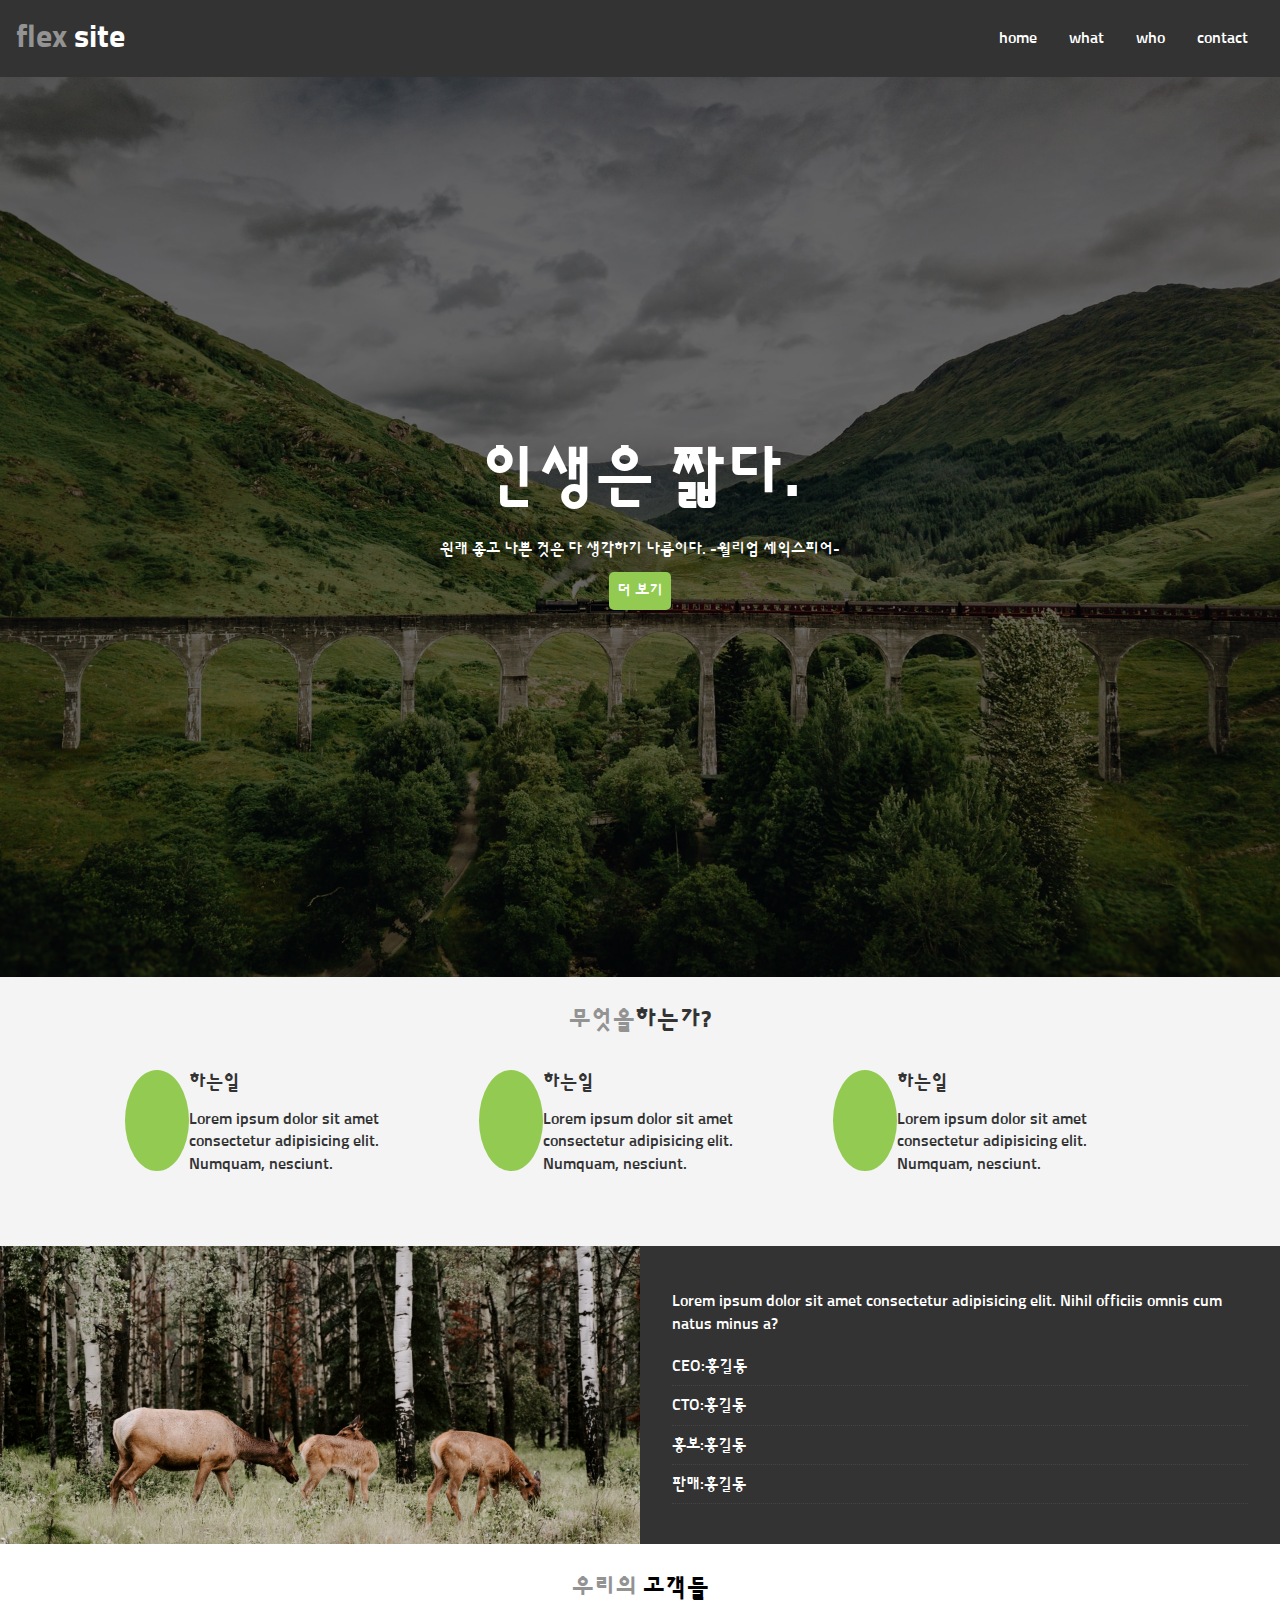
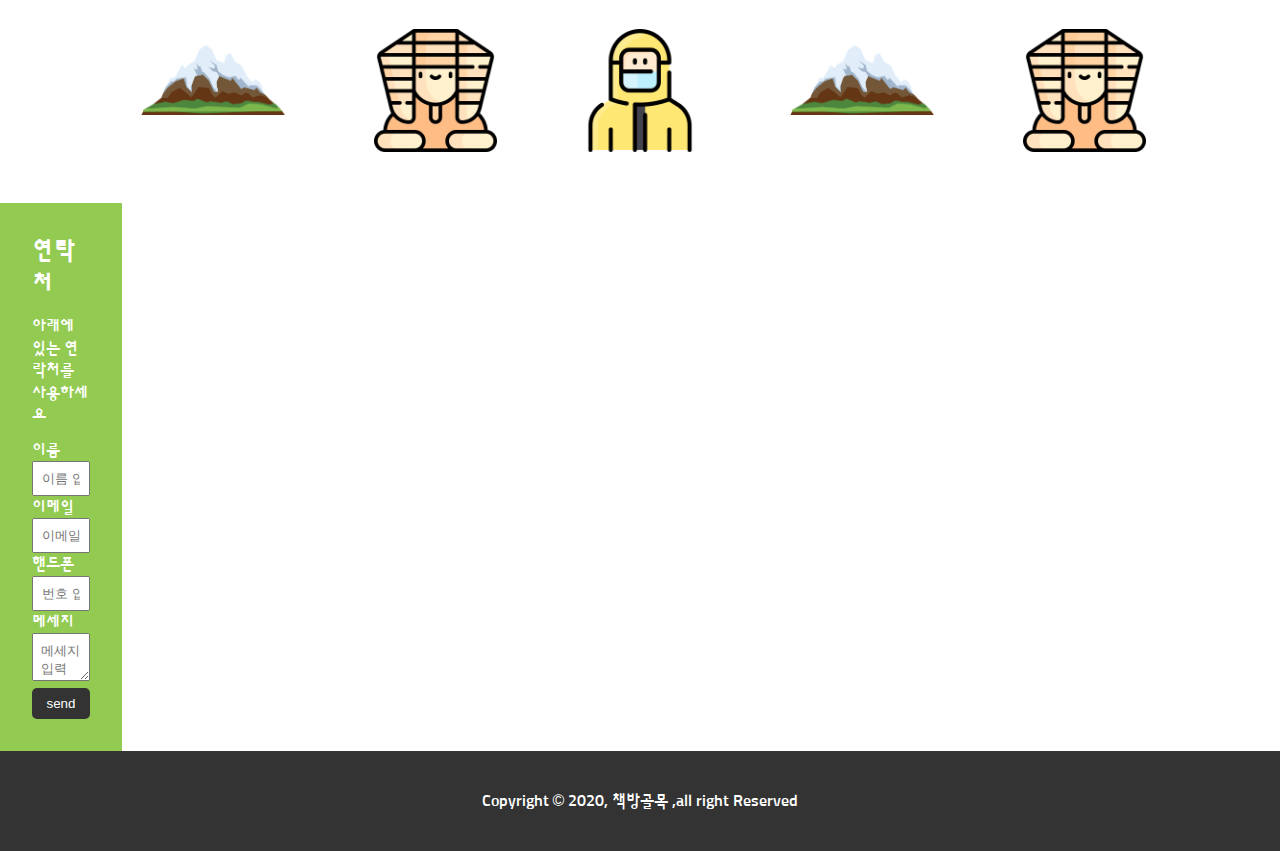
<file: index.html>
<!DOCTYPE html>
<html lang="en">
<head>
    <meta charset="UTF-8">
    <meta name="viewport" content="width=device-width, initial-scale=1.0">
    <title>flex사이트</title>
    <!-- 폰트오썸 cdn 링크 -->
    <link rel="stylesheet" href="https://cdnjs.cloudflare.com/ajax/libs/font-awesome/5.13.0/css/all.min.css" integrity="sha256-h20CPZ0QyXlBuAw7A+KluUYx/3pK+c7lYEpqLTlxjYQ=" crossorigin="anonymous" />
    <!-- 메인 css -->
    <link rel="shortcut icon" href="img/favicon.ico" type="image/x-icon">
    <link rel="stylesheet" href="css/style.css">
    <!-- mobile -->
    <link rel="stylesheet" media ="screen and (max-width:768px)" href="css/mobile.css">
    <!-- widescreen -->
    <link rel="stylesheet" media ="screen and (min-width:1100px)" href="css/widescreen.css">
</head>
<body id="home">
    <!-- 메뉴 바 -->
        <nav id="navbar">
            <h1 class="logo"> <!--로고-->
                <sapn class="text-primary">
                    <!-- span() -->
                    <i class="fas fa-car"></i>flex
                <!-- class() -->
                </sapn>site
            </h1>
            <ul><!-- 리스트 -->
                <li><a href="#home">home</a></li>
                <li><a href="#what">what</a></li>
                <li><a href="#who">who</a></li>
                <li><a href="#contact">contact</a></li>
            </ul>
        </nav>
        <!-- 메뉴바 끝 -->

        <!-- 쇼케이스 시작 -->
        <header id="showcase">
            <div class="showcase-content">
             <h1 class="l-heading">
                인생은 짧다.
            </h1>
            <p class="lead">
                원래 좋고 나쁜 것은 다 생각하기 나름이다. -월리엄 세익스피어-
            </p>
            <a href="#what" class="btn">더 보기</a>
        </div>
        </header>
        <!-- 쇼케이 끝 -->
        <!-- 섹션: 무엇을 하나 -->
        <section id="what"  class="bg-light py-1">
        <div class="container">
            <h2 class="m-heading text-center">
                <span class="text-primary">무엇을</span>하는가?</h2>
            <div class="items">
                <div class="item">
                    <i class="fas fa-university fa-2x"></i>
                    <div>
                        <h3>하는일</h3>
                        <p>Lorem ipsum dolor sit amet consectetur adipisicing elit. Numquam, nesciunt.</p>
                    </div>
                </div>
                <div class="item">
                    <i class="fas fa-book-reader fa-2x"></i>
                    <div>
                        <h3>하는일</h3>
                        <p>Lorem ipsum dolor sit amet consectetur adipisicing elit. Numquam, nesciunt.</p>
                    </div>
                </div>
                <div class="item">
                    <i class="fas fa-pencil-alt fa-2x"></i>
                    <div>
                        <h3>하는일</h3>
                        <p>Lorem ipsum dolor sit amet consectetur adipisicing elit. Numquam, nesciunt.</p>
                    </div>
                </div>
            </div>
        </div>
    </section>
    
        <!-- 섹션: 무엇을 하나 -->
    
    <!-- 섹셔: 우리는 누구? -->
    <section id="who">
    <div class="who-img p-2"></div>
    <div class="who-text bg-dark p-2">
        <h2 class="m-heading">
            <span class="text-primary"></span>
        </h2>
        <p>Lorem ipsum dolor sit amet consectetur adipisicing elit. Nihil officiis omnis cum natus minus a?</p>
        <ul class="list">
        <li>CEO:홍길동</li>
        <li>CTO:홍길동</li>
        <li>홍보:홍길동</li>
        <li>판매:홍길동</li>
        </ul>
    </div> 
        
    </section>
    <!-- 섹션: 우리는 누구? 끝 -->
    <!-- 섹션:클라이언트 -->
    <section id="clients" class="py-1">
        <div class="container">
            <h2 class="m-heading text-center">
                <span class="text-primary">우리의</span> 고객들
            </h2>
            <div class="items py-1">
                <div><img src="img/mountain.png" alt="Clients"></div>
                <div><img src="img/sphinx.png" alt="Clients"></div>
                <div><img src="img/virus.png" alt="Clients"></div>
                <div><img src="img/mountain.png" alt="Clients"></div>
                <div><img src="img/sphinx.png" alt="Clients"></div>
            </div>
        </div>
    </section>
    <!-- 섹션:클라이언트 끝 -->
    <!-- 섹션:컨택트 -->
    <section id="contact">
        <div class="contact-form bg-primary p-2">
            <h2 class="m-heading">연락처</h2>
            <p>아래에 있는 연락처를 사용하세요</p>
            <form>
                <div class="fomr-group">
                    <label for="name">이름</label>
                    <input type="text" id="name" placeholder="이름 입력">
                </div>

                <div class="fomr-group">
                    <label for="email">이메일</label>
                    <input type="text" id="email" placeholder="이메일 입력">
                </div>

                <div class="fomr-group">
                    <label for="phone">핸드폰</label>
                    <input type="text" id="phone" placeholder="번호 입력">
                </div>

                <div class="fomr-group">
                    <label for="message">메세지</label>
                    <textarea type="message" id="message" placeholder="메세지 입력"></textarea>
                </div>
                <input type="submit" value="send" class="btn btn-dark">
            </form>
        </div>
        <div class="map">
            <iframe src="https://www.google.com/maps/embed?pb=!1m18!1m12!1m3!1d3262.038465089383!2d129.06132293475713!3d35.15566143955685!2m3!1f0!2f0!3f0!3m2!1i1024!2i768!4f13.1!3m3!1m2!1s0x0%3A0x17502eaffb28a5b4!2z67aA7IKwSVTqtZDsnKHshLzthLA!5e0!3m2!1sko!2skr!4v1589246450751!5m2!1sko!2skr" width="100%" height="100%" frameborder="0" style="border:0;" allowfullscreen="" aria-hidden="false" tabindex="0"></iframe>
        </div>
    </section>
    <!-- 섹션:컨택트 끝-->
    <!-- footer -->
    <footer class="main-footer bg-dark text-center py-1">
        <div class="container">
            <p>Copyright &copy; 2020, 책방골목 ,all right Reserved</p>
        </div>

    </footer>
    <!-- 제이쿼리 cdn -->
    <script src="https://code.jquery.com/jquery-3.5.1.js" integrity="sha256-QWo7LDvxbWT2tbbQ97B53yJnYU3WhH/C8ycbRAkjPDc=" crossorigin="anonymous"></script>
    <script src="index.js"></script>
</body>
</html>
</file>
<file: css/style.css>
@import url('https://fonts.googleapis.com/css2?family=Sunflower:wght@500&display=swap');


/* 초기화 */
*{
    padding: 0;
    margin: 0;
    box-sizing: border-box;
}

body{
    font-family: 'Sunflower', sans-serif;
    line-height: 1.4;
}
/* body::-webkit-scrollbar 스크롤바 없애기 */
body::-webkit-scrollbar{display: none;}
a{
    text-decoration: none;
}

p{
    margin: 0.75rem 0;
}

.text-primary{
    color: #939393;
}

/* 메뉴 바 */
#navbar{
    display: flex;
    justify-content: space-between;
    position: sticky;
    top: 0;
    background-color: #333333;
    color: white;
    z-index: 1;
    padding: 1rem;
}
#navbar ul{
    display: flex;
    align-items: center;
    list-style: none;
}
#navbar ul li a{
    color: white;
    padding: 0.75rem;
    margin: 0 0.25rem;
}
#navbar ul li a:hover{
    background-color: #93cb52;
    border-radius: 5px;
}
/* 쇼케이스 */
#showcase{
    background: #333 url(../img/bjorn-snelders-zNNPSqKRR2c-unsplash.jpg) no-repeat center center/cover;
    background-size: cover;
    height: 100vh;
    color: white;
}
#showcase .showcase-content{
    height: 100%;
    width: 100%;
    display: flex;
    flex-direction: column;
    align-items: center;
    justify-content: center;
    padding: 0 2em;
    text-align: center; 

    /* 오버레이 */ 
    position: absolute;
    top: 10;
    left: 0;
    right: 0;
    background-color: rgba(0, 0, 0, 0.582);
    /* top: 0;
    left: 0;
    right: 0;
    bottom: 0; */
   
}
/* 공통 클래스 : 여러번  */
.l-heading{
    font-size:4rem;
    margin-bottom: 0.75rem;
    line-height:1.1;
}
.load{
    font-size: 1.3rem;
    margin-bottom: 2rem;
}
.btn{
    display: inline-block;
    color: #fff;
    background: #93cb52;
    padding: 0.5rem;
    border: none;
    border-radius: 5px;

}
.container{
    max-width: 1100px;
    margin: auto;
    padding: 0.2rem;
}
.text-center{text-align: center;}
.py-1{
    padding: 1.5rem 0;
}
.py-2{
    padding: 2rem 0;
}
.py-3{
    padding: 3em 0;
}

/* section: 무엇을 하는가 */
#what .items{
    display: flex;
    padding: 1rem;
}
#what .item{
    flex: 1;
    text-align: center;
    padding: 1rem;
}
#what .items .item i{
    background: #93cb52;
    font-size: 20px;
    padding: 2rem;
    border-radius: 50%;
    margin-bottom: 1rem;
}
/* 섹션:우리는 누구 */
#who{
    display: flex;

}
#who div{
    flex: 1;
}
#who .who-img{
    background: url(../img/angela-bailey-bzEfpDMVQzs-unsplash.jpg) no-repeat center center;
    background-size: cover;
}
.bg-light{
    background: #f4f4f4;
    color: #333;
}
.bg-dark{
    background: #333 ;
    color: #fff;
}
.bg-primary{
    background-color:#93cb52 ;
    color: white;
}
.p-1{padding: 1.5rem;}
.p-2{padding: 2rem;}
.p-3{padding: 3rem;}

.list{
    margin: 0.5rem 0;
    list-style: none;
}
.list li{
    padding: 0.5rem 0;
    border-bottom:  #444 dotted 1px;
}
/*섹션: 클라이언트  */
#clients .items{
    display: flex;
    justify-content: space-between;
}
#clients .items img{
    display: block;
    margin:auto;
    width: 60%;
}
/* 섹션:컨택트 */
#contact{
    display: flex;

}
#contact .map{
    flex: 1;
    /* 5.5:4.5비율 */
} 
#contact .contact-form{
    /* 6:4비율 */
    flex: 1;
}

#contact .contact-form .form-group{
    margin: 0.75rem;
}
#contact .contact-from label{
    display: block;
}
#contact .contact-form input,
#contact .contact-form textarea{
    width: 100%;
    padding: 0.5rem;
}
.btn-dark{
    background-color: #333;
}
</file>
<file: css/mobile.css>
/* 무엇을 하는가 */
/* *{display: none;} */
#what .items{
    display: block;
    padding: 1rem;
}
/* 아이콘과 글의 위치가 flex */
#what .items .item{
    display: flex;
    text-align: left;
}
/* 아이콘 센터 맞추기 */
#what .items .item{
    align-self: center;
    margin-right: 1.3rem;
   margin-bottom: 0;
}
/* 메뉴바 */
@media(max-width:600px) {
    #navbar{
        flex-direction: column;
        align-items: center;
    }
    #navbar .log{
        margin-bottom: 0.5rem;
        text-align: center;
    }
    #navbar ul{
        padding: 0.5rem;
    }
}
/* 우리는 누구 섹션 */
    #who {
    display: block;

    }
    #who .who-img{
        display: none;
    }
    /* 컨텍트 섹션 */
    #contact{
        flex-direction: column;
    }
    #contact .map{
        height: 300px;
        border-top: 4px solid #333;
    }
    /* 제목 사이즈 수정 */
    .l-heading{
        font-size: 3rem;
    }
    .lead{
        font-size: 1rem;
    }
    @media(max-height:568px){
        #showcase{
            margin-top: -2rem;
        }
    }
</file>
<file: css/widescreen.css>
/*

 *{
    display: none;
 }
 
 */

 /* 무엇을 하는가 섹션 */
 /* 아이콘과 글으이 위치가 flex */
 #what .items .item{
    display: flex;
    text-align: left;
}
/* 아이콘 센터 맞추기 */
#what .items .item{
    align-self: center;
    margin-right: 1.3rem;
   margin-bottom: 0;
}
/* 컨택트 섹션의 지도 크기 넓게 */
#contact .map{
   flex: 20;
}
</file>
